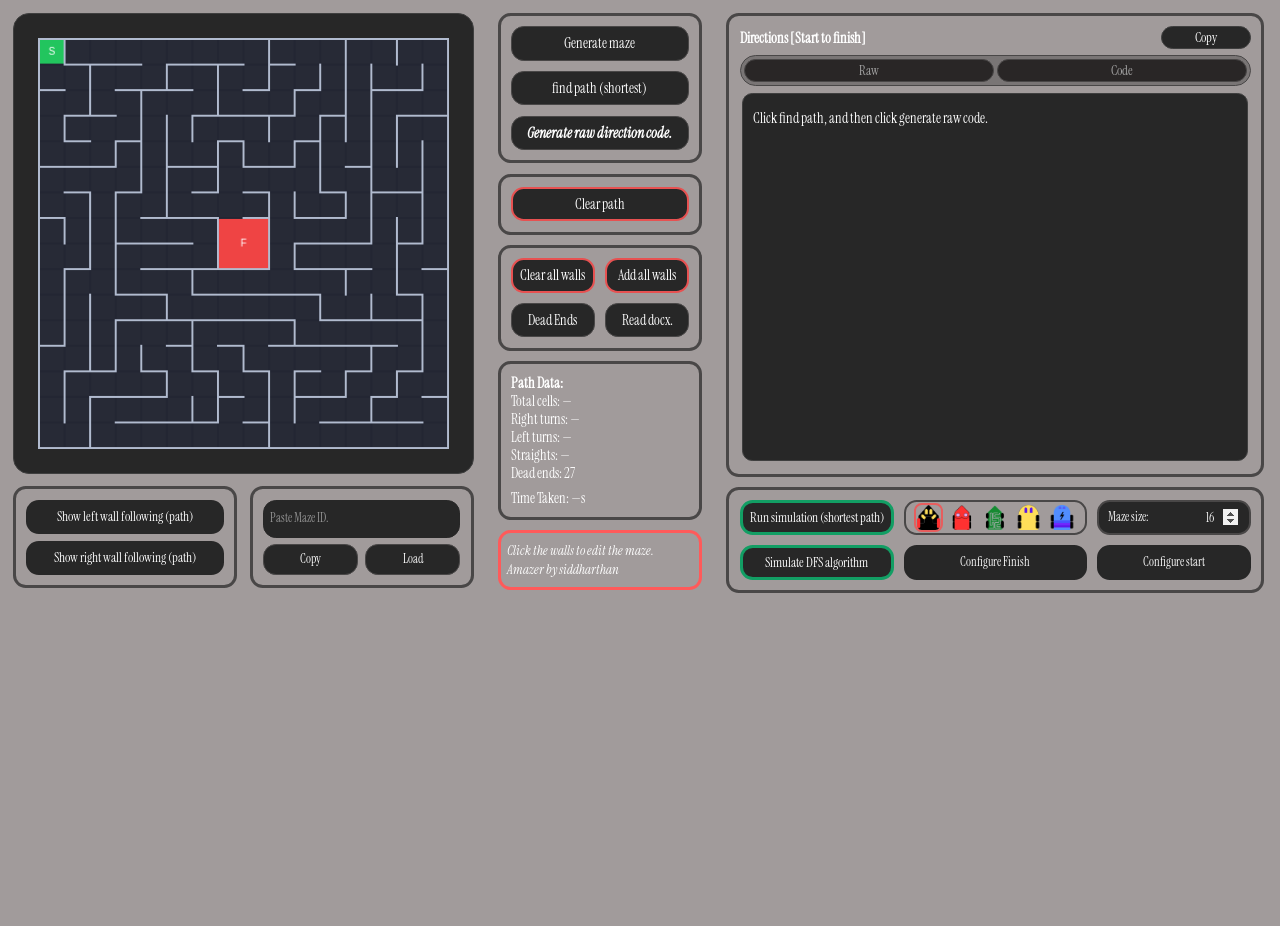
<file: index.html>
<html>
<head>
    <title>Amazer</title>
    <link rel="preconnect" href="https://fonts.googleapis.com">
    <link rel="preconnect" href="https://fonts.gstatic.com" crossorigin>
    <link href="https://fonts.googleapis.com/css2?family=Instrument+Serif:ital@0;1&display=swap" rel="stylesheet">
    <style>
        body 
        {
            margin: 0;
            padding: 1vw;
            font-family: sans-serif;
            background: #a19b9b;
            height: 100vh;
            overflow: hidden;
            /* cursor: url(photos/cursor/cursor.cur), auto; */
        }

        .box 
        {
            width: 36vw;
            height: 36vw;
            aspect-ratio: 1;
            /* margin-left: 2rem; */
            border-radius: 16px;
            border: 1px solid #3f3f3f;
            background: #272727;
            padding: 1.5rem;
            box-sizing: border-box;
            display: flex;
            align-items: center;
            justify-content: center;
            /* cursor: crosshair; */
            color: #a1f06c;
        }

        canvas
        {
            cursor: crosshair;
        }

        .btn-group
        {
            display: flex;
            flex-direction: column;
            gap: 0.8vw;
            border: 3px solid #494747;
            border-radius: 1vw;
            padding: 0.8vw;
        }

        button 
        {
            width: 100%;
            height: 2.7vw; /* adjusted */


            margin-right: 0;
            border-radius: 1vw;
            color: rgb(255, 255, 255);
            font-size: 1.1vw;
            font-family: Instrument Serif; 
            border: 1px solid #494747;
            background: #272727;
        }

        button:hover 
        {
            cursor: pointer;
            background: #242323;
        }

        .layout 
        {
            display: flex;
            flex-direction: row;
            align-items: flex-start;
            gap: 24px;
        }

        .side 
        {
            display: flex;
            flex-direction: column;
            flex-shrink: 0;
            gap: 0.8vw;
            width: 16vw; 
        }
        .info-box
        {
            color: #ffffff;
            font-family: Instrument Serif;
            font-size: 1.1vw;
            border: 3px solid #494747;
            border-radius: 1vw;
            padding: 0.8vw;
            /* display: flex; */
            /* justify-content: space-between; */
        }
        .dir-box
        {
            color: #ffffff;
            font-family: Instrument Serif;
            font-size: 1.1vw;
            border: 3px solid #494747;
            border-radius: 1vw;
            padding: 0.8vw;
            width: 42vw;
            height: 20vw; 
            overflow-y: auto;
            display: flex;
            flex: 1;
            min-width: 0;
            flex-direction: column;
            box-sizing: border-box;
            /* max-height: 80vh; */
            align-self: flex-start;
        }

        .dir-toggle
        {
            display:flex;
            background: #30303059;
            border-radius: 20px;
            border: 1px solid #494747;
            padding: 3px;
            gap: 3px;
            margin-top: 0.5vw;
        }

        .toggle-btn
        {
            flex: 1;
            height: 1.8vw;
            font-size: 1vw;
            border-radius: 20px;
            border: 1px solid #494747;
            background:#292626;
            color: #aaaaaafb;
            cursor: pointer;
        }
        /* .toggle-btn.active
        {
            background: #353433;
            color: #ffffff;
        } */

        .dir-inner
        {
            margin: 0.5vw 0.2vw 0.2vw 0.2vw;
            border: 1px solid #3f3f3f;
            border-radius: 0.8vw;
            padding: 0.8vw;
            /* height: 26vw; */
            flex: 1;
            overflow-y: auto;
            line-height: 2;
            min-height: 27vw;
            max-height: 27vw;
            background: #272727;
        }

        .copy-btn
        {
            height: 1.8vw;
            width: 7vw;
            font-size: 1vw;
            font-family: Instrument Serif;
            border-radius: 967px;
            border: 1px solid #3f3f3f;
            background:#272727;
            color: #ffffff;
            cursor: pointer;
            margin-right:0;
        }
        .copy-btn:hover
        {
            background: #292626;
        }

        .box
        {
          width: 36vw;
          height: 36vw;
        }

        .bottom-box
        {
            width: auto;
            height: auto;
            border-radius: 1vw;
            border: 3px solid #494747;
            background: #27272700;
            color: #ffffff;
            font-family: Instrument Serif;
            font-size: 1.1vw;
            padding: 0.8vw;
            box-sizing: border-box;
            margin-left: 0;
            display: flex;
            flex-direction: column;
            flex: 1;
            gap: 0.5vw;
        }

        .mazeid-box
        {
            display: flex;
            gap: 0.2vw;
            /* flex-direction: column; */
            align-items: center;
        }

        .mazeid-buttons
        {
            display: flex;
            gap: 0.5vw;
            width: 100%;
        }
        .mazeid-buttons .mazebtn
        {
            flex: 1;
        }

        #mazeIdInput
        {
            flex: 1;
            padding: 0.5vw;
            background: #272727;
            border: 1px solid #494747;
            border-radius: 1vw;
            color: #ffffff;
            font-family: Instrument Serif;
            font-size: 0.9vw;
            box-sizing: border-box;
        }
        #mazeidinput::placeholder
        {
            color: #949494;
        }
        .mazebtn
        {
            height: 2.4vw ;
            padding: 0 0.8vw;
            background:#272727;
            border: 1px solid #494747;
            border-radius:1vw;
            color: #ffffff;
            font-size: 0.9vw;
            cursor: pointer;
            white-space: mowrap;
        }
        .mazebtn:hover
        {
            color: #cec9c9;
            background: #2b2929;
        }

        .mouseSelect
        {
           width: 100%;
           height: auto;
           min-height: 2.7vw;
           max-height: 2.7vw;
           border: 2px solid #494747;
           border-radius: 1vw;
           display: flex;
           align-items:center;
           justify-content: space-between;
           padding: 0.4vw 0.6vw;
           box-sizing: border-box;
           font-family: Instrument Serif;
           font-size: 0.9vw;
           color: white;
        }

        .mazeSizeBox
        {
            flex:1;
            height: 2.7vw;
            border: 2px solid #494747;
            border-radius: 1vw;
            display: flex;
            align-items: center;
            justify-content: space-between;
            padding: 0.4vw 0.7vw;
            box-sizing: border-box;
            font-family: Instrument Serif;
            font-size: 0.9vw;
            color: white;
            background: #272727;
        }
        #mazeSizeInput
        {
            width: 3.5vw;
            background: transparent;
            border: none;
            outline: none;
            color: #ffffff;
            font-family: Instrument Serif;
            font-size: 1vw;
            text-align: center;
            caret-color: transparent;
            pointer-events: none;
        }

        #mazeSizeInput
        {
            width: 3.5vw;
            background: transparent;
            border: none;
        }

        #mazeSizeInput::-webkit-inner-spin-button, #mazeSizeInput::-webkit-outer-spin-button
        {
            opacity: 1;
            pointer-events: all;
            cursor: pointer;
        }

        .mouse-options
        {
            display: flex;
            gap: 0.3vw;
        }

        .mouse-option
        {
            height: 2vw;
            width: 2vw;
            object-fit: contain;
            border-radius: 0.5vw;
            border: 2px solid #27272700;
            cursor: pointer;
            background: #a19b9b00;
            /* box-sizing: border-box; */
        }

        .mouse-option:hover
        {
            border: 2px solid #7c7c91;
        }
        
        .mouse-option.active
        {
             border: 2px solid #e75d5d; 
             border-radius: 0.6vw; 
            /* height: 4vw; */
            /* width: 4vw; */
            /* border-bottom: 3px solid #e75151; */
        }

    </style>
</head>

<body>
    <div class="layout">
       <div style="display: flex; flex-direction: column; gap: 1vw;">
        <div class="box">
            <canvas id="cv"></canvas>
        </div>
        <div style="display: flex; flex-direction: row; gap: 1vw;">
            <div class="bottom-box" style="flex: 1;">
                <button onclick="stopDFS = true; pathCells=[]; isanimating = false; simulateLeftwallFollowingAlgorithm()" style="width: 100%; font-size: 1vw; border: none; color: #ffffff; background:#272727; ">Show left wall following (path)</button>
                <button onclick="stopDFS = true; pathCells=[]; isanimating = false; simulateRightwallFollowingAlgorithm()" style="width: 100%; font-size: 1vw; border: none; color: #ffffff; background:#272727; ">Show right wall following (path)</button>
                <!-- <button onclick="runPathAnime()" style="width: 100%; font-size: 1vw; border: none; color: #ffffff; background:#272727; ">Run simulation (shortest path)</button> -->
            </div>
            <div class="bottom-box" style="flex: 1;">
                <input type="text" id="mazeIdInput" placeholder="Paste Maze ID." style="width: 100%; padding: 0.5vw; background: #272727; border: 1px solid #272727; border-radius: 1vw; color: #ffffff; font-family: Instrument Serif; font-size: 0.9vw; box-sizing: border-box;">
                <div style="display: flex; gap: 0.5vw; border-radius: 1vw;">
                    <button class="mazebtn" onclick="copymazeID()" style="flex: 1;">Copy</button>
                    <button class="mazebtn" onclick="loadmazeID()" style="flex: 1;">Load</button>
                </div>
            </div>
        <!-- </div> -->
       </div>
        </div>
        <div class="side">

        <div class= "btn-group">
            <button onclick="stopDFS = true; resetStats(); generate() ">Generate maze</button>
            <button onclick="stopDFS = true; leftFollowPath=[]; solve()">find path (shortest)</button>
            <button onclick="showDirections(dirMode)"><b><i>Generate raw direction code.</i></b></button>
        </div>

        <div class = "btn-group">    
            <button style="border: 2px solid #e75151" onclick="pathCells=[]; stopDFS = true; isanimating = false; animationPathind = 0; leftFollowPath= []; resetStats(); draw();">Clear path</button>
        </div>

        <div class="btn-group">  
            <div style="display:grid; grid-template-columns:1fr 1fr; gap:0.8vw;">
               <button style="width:100%; min-width:0; border: 2px solid #e75151;" onclick="stopDFS = true; clearAllWalls()">Clear all walls</button>
               <button style="width:100%; min-width:0; border: 2px solid #e75151" onclick="stopDFS = true; addAllWalls()">Add all walls</button>
               <button style="width:100%; min-width:0;" onclick="stopDFS = true; toggleDeadEnds()">Dead Ends</button>
               <button style="width:100%; min-width:0;" onclick="window.open('https://github.com/siddharthan-pradeep07/Amazer/blob/main/README.md', '_blank')">Read docx.</button>
            </div>
        </div>

            <div class="info-box">
                <B>Path Data:</B>
                <div>Total cells:<span id="sCells"> —</span></div>
                <div>Right turns:<span id="sRight"> —</span></div>
                <div>Left turns:<span id="sLeft"> —</span></div>
                <div>Straights:<span id="sStraight"> —</span></div>
                <div>Dead ends: <span id="sDeadEnds"> —</span></div>
                <div style=" padding-top: 0.5vw">Time Taken: <span id="sTime">—</span>s</div>
            </div>

        <div class="info-box" style="padding: 0.5vw; font-size: 1vw; border: 3px solid #ff5a5a;">  
            <p style="margin: 0.2vw 0;"><i>Click the walls to edit the maze.</i></p>
            <p style="margin: 0.2vw 0;"><i>Amazer by siddharthan</i></p>
        </div>

        </div>

       <div style="display: flex; flex-direction: column; gap: 0.8vw;">
           <div class="dir-box" id="dirbox">
             <div style="display:flex; justify-content:space-between; align-items:center;">
                 <b>Directions [Start to finish]</b>
                 <button class="copy-btn" onclick="copyDirections()">Copy</button>
                 <!-- <button class="copy-btn" onclick="copyDirections()">musi</button> -->
             </div>
             <div class="dir-toggle">
                <button class="toggle-btn active" id="btnRaw" onclick= "switchMode('raw')">Raw</button>
                <button class="toggle-btn" id="btnCode" onclick= "switchMode('code')">Code</button>
             </div>
             <div class="dir-inner" id="dirContent">
                Click find path, and then click generate raw code.
            </div>
           </div>

           <div class="bottom-box" style="flex: 0; width: 42vw;">
               <div style="display: grid; grid-template-columns: 1fr 1fr 1fr; gap: 0.8vw;">
                    <button onclick="runPathAnime(); stopDFS = true;" style="width: 100%; font-size: 1vw; border: 3px solid #129e64; color: #ffffff; background:#272727; height: 2.7vw; border-radius: 1vw;">Run simulation (shortest path)</button>
                    <!-- <button onclick="" style="width: 100%; font-size: 1vw; border: 2px solid #272727; color: #ffffff; background:#27272700; height: 2.7vw; border-radius: 1vw;">Maze size:</button> -->
                     <!-- <div style = "display:flex; gap:0.8;"> -->
                     <div class="mouseSelect" style="flex:1;">
                        <div class="mouse-options">
                            <img src="photos/mice_images/new/mousev3.png" class="mouse-option active" onclick="selectMouse(0)">
                            <img src="photos/mice_images/new/mousev4.png" class="mouse-option" onclick="selectMouse(1)">
                            <img src="photos/mice_images/new/mousev2.png" class="mouse-option" onclick="selectMouse(2)">
                            <img src="photos/mice_images/new/mousev1.png" class="mouse-option" onclick="selectMouse(3)">
                            <img src="photos/mice_images/new/mousev5.png" class="mouse-option" onclick="selectMouse(4)">
                        </div>
                     </div>

                     <div class="mazeSizeBox">
                        <span>Maze size:</span>
                        <input 
                           type="number"
                           id="mazeSizeInput"
                           min="4"
                           max="20"
                           value="16"
                           onkeydown="return false"
                           onwheel="this.blur()"
                           onchange="updateMazeSize(this.value)">
                    </div>
                    <button onclick="simulateBFS()" style="width: 100%; font-size: 1vw; border: 3px solid #129e64; color: #ffffff; background:#272727; height: 2.7vw; border-radius: 1vw;">Simulate DFS algorithm</button>
                    <!-- <button onclick="toggleConfigureFinishCells(); resetStats();" style="width: 100%; font-size: 1vw; border: 2px solid #272727; color: #ffffff; background:#272727; height: 2.7vw; border-radius: 1vw;" id="configFinishBtn">Configure finish cells.</button>f -->
                    <!-- <div style="display:flex; gap:0.8vw;"> -->
                        <button onclick="toggleConfigureFinishCells(); resetStats();" style="flex:1; font-size: 0.9vw; border: 2px solid #272727; color: #ffffff; background: #272727; height: 2.7vw; border-radius: 1vw;" id ="configFinishBtn">Configure Finish</button>
                        <button onclick="toggleConfigureStartCell(); resetStats();" style="flex:1; font-size: 0.9vw; border: 2px solid #272727; color: #ffffff; background:#272727; height: 2.7vw; border-radius: 1vw;" id="configStartBtn">Configure start</button>
                    <!-- </div>  -->
                </div>
            </div> 
       </div>

    </div>

    <script>
        let N = 16;
        //let N = parseInt(localStorage.getItem("mazeSize")) || 16;
        const W = 2;
        const canvassize = 416 + W;
        let CELL = Math.floor(416/N);
        let SZ = N*CELL + W;
        //const SZ = N * CELL + W;

        const cv = document.getElementById('cv');
        cv.width = SZ; cv.height = SZ;
        const ctx = cv.getContext('2d');

        function resize() 
        {
            const box = cv.parentElement;
            const style = getComputedStyle(box);
            const padX = parseFloat(style.paddingLeft) + parseFloat(style.paddingRight);
            const padY = parseFloat(style.paddingTop) + parseFloat(style.paddingBottom);
            const size = Math.min(box.clientWidth - padX, box.clientHeight - padY);
            cv.style.width = size + 'px';
            cv.style.height = size + 'px';
        }

        resize();
        window.addEventListener('resize', resize);

        let hWalls = Array.from({ length: N + 1 }, () => Array(N).fill(true));
        let vWalls = Array.from({ length: N }, () => Array(N + 1).fill(true));

        let pathCells = [];

        function solve() {
            isanimating = false;
            animationPathind = 0;
            const finish = usingCustomFinish ? finishCells : defaultFinishCells;
            const prev = Array.from({ length: N }, () => Array(N).fill(null));
            const seen = Array.from({ length: N }, () => Array(N).fill(false));
            const q = [[startCell[0], startCell[1]]];
            seen[startCell[0]][startCell[1]] = true;

            while (q.length) {
                const [r, c] = q.shift();
                if (finish.has(r * N + c)) {
                    const path = [];
                    let cur = [r, c];
                    while (cur) 
                    {
                        path.unshift(cur); cur = prev[cur[0]][cur[1]];
                    }
                    pathCells = path;
                    
                    const s = analyzePathStats(path);
                    document.getElementById('sCells').textContent = path.length;
                    document.getElementById('sRight').textContent = s.right;
                    document.getElementById('sLeft').textContent = s.left;
                    document.getElementById('sStraight').textContent = s.straight;
                    time();
                    draw();
                    return;
                }
                for (const [nr, nc, open] of 
                [
                    [r - 1, c, !hWalls[r][c]],
                    [r + 1, c, !hWalls[r + 1][c]],
                    [r, c - 1, !vWalls[r][c]],
                    [r, c + 1, !vWalls[r][c + 1]],
                ]) {
                    if (nr < 0 || nr >= N || nc < 0 || nc >= N || !open || seen[nr][nc]) continue;
                    seen[nr][nc] = true; prev[nr][nc] = [r, c]; q.push([nr, nc]);
                }
            }
            pathCells = [];
            draw();
        }

            let dirMode = 'raw';

            function switchMode(mode)
            {
                dirMode = mode;
                document.getElementById('btnRaw').classList.toggle('active', mode === 'raw');
                document.getElementById('btnCode').classList.toggle('active', mode === 'code');
                showDirections(dirMode);
            }

            function showDirections(mode)
            {
                if (pathCells.length < 2)
                {
                    document.getElementById('dirContent').innerHTML = 'First click "find path (shortest)" ';
                    return;
                }
                const tm =
                {
                    N: { E: 'right', W: 'left', N: 'straight', S: 'straight' },
                    E: { S: 'right', N: 'left', E: 'straight', W: 'straight' },
                    W: { N: 'right', S: 'left', W: 'straight', E: 'straight' },
                    S: { W: 'right', E: 'left', S: 'straight', N: 'straight' },
                };

                function dir(a, b) 
                {
                    const dr = b[0]-a[0], dc = b[1]-a[1];
                    return dr<0?'N':dr>0?'S':dc>0?'E':'W';
                }
                const steps = ['straight'];
                   for (let i = 1; i < pathCells.length - 1; i++) 
                {
                   const d1 = dir(pathCells[i-1], pathCells[i]);
                   const d2 = dir(pathCells[i], pathCells[i+1]);
                   steps.push(tm[d1]?.[d2] || 'straight');
                }
                steps.push('straight');


                if(mode=== 'raw')
                {
                    const raw = steps.map((s,i) => `${i+1}. ${s}`).join('<br>');
                    document.getElementById('dirContent').innerHTML = raw;
                }
                else
                {
                    const arr = steps.map(s => `"${s}"`).join(', ');
                    const code =
                    `const char* DIRECTIONS[] = {\n  ${arr}\n};\nconst int TOTAL_STEPS = ${steps.length};\nint currentStep = 0;\nbool directionMode = true;\n//paste this snipet in your code to run the exact directions.`;            // Used claude for getting the c++ code.
                         document.getElementById('dirContent').innerHTML =
                              `<pre style="font-size:0.9vw; white-space:pre-wrap; color:#eca221;">${code}</pre>`;
                }
            }

        let leftFollowPath = [];
        let animationPathind = 0;
        let isanimating = false;
        let stopDFS = false;
        let shouldhidethemouse = false;

        let configuringFinishCells = false;
        let configuringStartCell = false;

        let finishCells = new Set();
        let usingCustomFinish = false;

        let startCell = [0,0];

        //const defaultFinishCells = new Set([[7,7],[7,8],[8,7],[8,8]].map(([r,c]) => r * N + c));
        //const mouseImage = new Image();
        //mouseImage.src = 'photos/Micro-mouse-design-amazer-removebg-preview.png';
        const mouseImages = 
        [
            'photos/mice_images/new/mousev3.png',
            'photos/mice_images/new/mousev4.png',
            'photos/mice_images/new/mousev2.png',
            'photos/mice_images/new/mousev1.png',
            'photos/mice_images/new/mousev5.png'
        ];
        let selectMouseIndex = 0;

        const mouseImage = new Image();
        mouseImage.src = mouseImages[selectMouseIndex];

        function getDefaultFinishCells()
        {
            const fc = Math.floor(N/2) - 1;
            const fr = Math.floor(N/2) - 1;
            return new Set([[fr,fc],[fr,fc+1],[fr+1,fc],[fr+1,fc+1]].map(([r,c]) => r * N + c));  
        }
        let defaultFinishCells = getDefaultFinishCells();

        function selectMouse(index)
        {
            selectMouseIndex = index;
            mouseImage.src = mouseImages[index];

            document.querySelectorAll('.mouse-option').forEach((el, i) =>
            {
                el.classList.toggle('active', i === index);
            });
        }

        function runPathAnime()
        {
            pathCells = [];
            animationPathind = 0;
            isanimating = false;
            leftFollowPath = [];
            solve();

            if (pathCells.length < 2) return;

            isanimating = true;
            animationPathind = 0;
            const animeSpeed = 40;

            function animateStep()
            {
                if(animationPathind < pathCells.length)
                {
                    animationPathind++;
                    draw();
                    setTimeout(animateStep, animeSpeed);
                }
                else
                {
                    isanimating = false;
                }
            }
            animateStep();
        }

        function simulateLeftwallFollowingAlgorithm() //scariest function.
        {
            leftFollowPath = [];
            let r = startCell[0], c = startCell[1];
            let facing = 'E'; 
            const visited = new Set();
            visited.add(`${r},${c}`);
            leftFollowPath.push([r,c]);

            const dirs = {E: [0,1], S:[1,0], W:[0,-1], N:[-1,0]};
            const left = {E:'N', N:'W', W:'S', S:'E'};     // used claude
            const right = {E:'S', S:'W', W:'N', N:'E'};    // ^^^^^
            const turnAround = {E:'W', W:'E', N:'S', S:'N'};

            //finish area config
            const finisharea = finishCells.size > 0 ? finishCells : defaultFinishCells;

            for (let i = 0; i < 10000; i++)
            {
                if(finisharea.has(r * N +c))
                {
                    leftFollowPath.push([r,c]);
                    draw();
                    return;
                }

                const tryDirs = 
                [
                    left[facing],
                    facing, 
                    right[facing],
                    turnAround[facing]                  
                ];
                let found = false;
                for(const nextFace of tryDirs)
                {
                    const [dr, dc] = dirs[nextFace];
                    const nr = r + dr, nc = c + dc;

                   if (nr < 0 || nr >= N || nc < 0 || nc >= N) continue;
                   if(canMove(r,c,nr,nc)===false) continue;
            
                       r = nr;
                       c = nc;
                       //leftFollowPath.push([r,c]);
                       facing = nextFace;

                    //    if (!visited.has(`${r},${c}`))
                    //    {
                    //       visited.add(`${r},${c}`);
                    //       leftFollowPath.push([r,c]);
                    //    }
                    //    else if (r===0 && c === 0)
                    //    {
                    //         draw();
                    //         return;
                    //    }                       
                       leftFollowPath.push([r,c]);
                       found = true;
                       break;
                }  
                if(!found) break; 
            }
            draw();
        }   
        
        function simulateRightwallFollowingAlgorithm()
        {
            leftFollowPath=[];
            isanimating = false;
            animationPathind = 0;
            let r = startCell[0], c = startCell[1];
            let facing = 'E';
            const visited = new Set();
            visited.add(`${r},${c}`);
            leftFollowPath.push([r,c]);

            const dirs = {E: [0,1], S:[1,0], W:[0,-1], N:[-1,0]};
            const left = {E:'N', N:'W', W:'S', S:'E'};
            const right = {E:'S', S:'W', W:'N', N:'E'};
            const turnAround = {E:'W', W:'E', N:'S', S:'N'};

            const finisharea = finishCells.size > 0 ? finishCells : defaultFinishCells;

            for (let i = 0; i < 10000; i++)
            {
                if(finisharea.has(r * N +c))
                {
                    leftFollowPath.push([r,c]);
                    draw();
                    return;
                }

                const tryDirs = 
                [
                    right[facing],    // Changed to right first
                    facing, 
                    left[facing],     // Changed to left second
                    turnAround[facing]                  
                ];
                let found = false;
                for(const nextFace of tryDirs)
                {
                    const[dr,dc] = dirs[nextFace];
                    const nr =r + dr, nc = c + dc;

                    if(nr < 0 || nr >= N || nc < 0 || nc >= N) continue;
                    if(canMove(r,c,nr,nc) === false) continue;

                    r = nr;
                    c = nc;
                    facing = nextFace;
                    leftFollowPath.push([r,c]);
                    found = true;
                    break;
                }
                if(!found) break;
            } 
            draw();   
        }
    
        

        function canMove(r1,c1,r2,c2)
        {
            if (r2 < r1) return !hWalls[r1][c1];
            if (r2 > r1) return !hWalls[r1+1][c1];
            if (c2 < c1) return !vWalls[r1][c1];
            if (c2 > c1) return !vWalls[r1][c1+1];
            return false;
        }

        function simulateBFS()
        {
            stopDFS = false;
            pathCells = [];
            leftFollowPath = [];
            isanimating = false;
            animationPathind= 0;

            const finish = usingCustomFinish ? finishCells : defaultFinishCells;
            const visited = Array.from({ length: N}, () => Array(N).fill(false));
            //const parent = Array.from({ length: N}, () => Array(N).fill(null));

            const stack = [startCell];
            visited[startCell[0]][startCell[1]] = true;
            leftFollowPath.push([startCell[0], startCell[1]]);

            let paused = false;

            function DFSstep()
            {
                if(!stack.length || stopDFS)
                {
                    stopDFS = false;
                    draw();
                    return;
                }

                const [r,c] = stack[stack.length - 1];

                if(finish.has(r*N + c))
                {
                    shouldhidethemouse = true;
                    draw();
                    setTimeout(() =>
                    {
                        //leftFollowPath = [];
                        shouldhidethemouse = false;
                        draw();
                    }, 2000);
                    return;
                }
                let found = false;
                for(const [nr,nc,open] of
                [
                    [r - 1, c, !hWalls[r][c]],
                    [r + 1, c, !hWalls[r + 1][c]],
                    [r, c- 1, !vWalls[r][c]],
                    [r, c+ 1, !vWalls[r][c + 1]],
                ])
                {
                    if (nr < 0 || nr >= N || nc < 0 || nc >= N || !open || visited[nr][nc]) continue;
                    visited[nr][nc] = true;
                    leftFollowPath.push([nr, nc]);
                    stack.push([nr,nc]);
                    found = true;
                    break;
                }
                if(!found)
                {
                    stack.pop();
                    if(leftFollowPath.length > 1) leftFollowPath.pop();
                }

                // for(const [nr,nc,open] of 
                // [
                //     [r - 1, c, !hWalls[r][c]],
                //     [r + 1, c, !hWalls[r + 1][c]],
                //     [r, c- 1, !vWalls[r][c]],
                //     [r, c+ 1, !vWalls[r][c + 1]],
                // ])
                // {
                //  if (nr < 0 || nr >= N || nc < 0 || nc >= N || !open || visited[nr][nc]) continue;
                //  visited[nr][nc] = true;
                //  //parent[nr][nc] = [r, c];
                //  leftFollowPath.push([nr, nc]);
                //  stack.push([nr,nc]);
                // }
                draw();
                setTimeout(DFSstep, 160);
            }
          DFSstep();
        }
        

        function copyDirections()
        {
            const el = document.getElementById('dirContent');
            const text = el.innerText;
            navigator.clipboard.writeText(text).then(() =>
            {
                const btn = document.querySelector('.copy-btn');
                btn.textContent = 'code copied';
                setTimeout(() => btn.textContent = 'Copy', 1500);
            });
        }

        function resetStats() 
        {
            ['sCells', 'sRight', 'sLeft', 'sStraight'].forEach(id => 
            {
                document.getElementById(id).textContent = '—';
            });
        }

        function draw() 
        {
            ctx.fillStyle = '#232633'; // cell side clr
            ctx.fillRect(0, 0, SZ, SZ);

            for (let r = 0; r < N; r++)
                for (let c = 0; c < N; c++) 
                {
                    ctx.fillStyle = '#272a36'; // cell clr
                    ctx.fillRect(W + c * CELL, W + r * CELL, CELL - W, CELL - W);
                }
            ctx.fillStyle = '#b1bbcf'; // wall clr
            for (let r = 0; r <= N; r++)
                for (let c = 0; c < N; c++)
                    if (hWalls[r][c]) ctx.fillRect(W + c * CELL, r * CELL, CELL - W, W);

            for (let r = 0; r < N; r++)
                for (let c = 0; c <= N; c++)
                    if (vWalls[r][c]) ctx.fillRect(c * CELL, W + r * CELL, W, CELL - W);

            for (let r = 0; r <= N; r++)
                for (let c = 0; c <= N; c++)
                    ctx.fillRect(c * CELL, r * CELL, W, W);

            //start cell label green clr
            if(!configuringFinishCells && startCell[0] >= 0 && startCell[1] >= 0)
            {
               const sr = startCell[0];
               const sc = startCell[1];

               ctx.fillStyle = '#22c55e';
               ctx.fillRect
               (
                   W + sc * CELL,
                   W + sr * CELL,
                   CELL - W,
                   CELL - W
               );

                ctx.fillStyle = '#ffffff';
                ctx.font = 'Instrument Serif';
                ctx.textAlign = 'center';
                ctx.textBaseline = 'middle';

                ctx.fillText
               (
                   'S', 
                   W + sc * CELL + (CELL - W) / 2, 
                   W + sr * CELL + (CELL - W) / 2
               );
            }

            if(configuringFinishCells)
            {

                ctx.fillStyle = 'rgba(100, 100, 255, 0.03)';
                ctx.fillRect(0,0,SZ,SZ);

                for(let r = 0; r < N; r++)
                {
                    for(let c = 0; c < N; c++)
                    {
                        const key = r * N + c;
                        if(finishCells.has(key))
                        {
                            ctx.fillStyle = '#ef4444';
                            ctx.fillRect(W + c * CELL, W + r * CELL, CELL - W, CELL - W);
                        }
                    }
                }
                ctx.fillStyle = '#ffffff';
                ctx.font = '16px Instrument Serif';
                ctx.textAlign = 'center';
                ctx.fillText('Select your finish cells', SZ / 2, 20);

                // ctx.fillStyle = '#22c55e';
                // ctx.fillRect(W, W, CELL - W, CELL - W);
                // ctx.fillStyle = '#ffffff';
                // //ctx.textBaseline = 'middle';
                // ctx.fillText('S', W + (CELL - W) / 2, W + (CELL - W) / 2);
                const sr = startCell[0];
                const sc = startCell[1];

                if(sr >= 0 && sc >= 0)
                {
                    ctx.fillStyle = '#22c55e';

                    ctx.fillRect
                    (
                        W + sc * CELL,
                        W + sr * CELL,
                        CELL - W,
                        CELL - W
                    );

                    ctx.fillStyle = '#ffffff';

                    ctx.fillText
                    (
                    'S',
                     W + sc * CELL + (CELL - W) / 2,
                     W + sr * CELL + (CELL - W) / 2
                    );
                }
                return;
            }

            const finish = usingCustomFinish ? finishCells : defaultFinishCells;

            //const finish = new Set([[7, 7], [7, 8], [8, 7], [8, 8]].map(([r, c]) => r * N + c));

            
            let minR = Infinity, maxR = -Infinity;
            let minC = Infinity, maxC = -Infinity;

            for(let key of finish)
            {
                const r = Math.floor(key /N);
                const c = key % N;
                minR = Math.min(minR, r);
                maxR = Math.max(maxR, r);
                minC = Math.min(minC, c);
                maxC = Math.max(maxC, c); 
                //ctx.fillStyle = '#ef4444';
                //ctx.fillRect(c * CELL + 1, r * CELL + 1, CELL -1, CELL -1);
            }

            ctx.fillStyle = '#ef4444';
            ctx.fillRect
            (
                minC * CELL + W,
                minR * CELL + W,
                (maxC - minC + 1) * CELL - W,
                (maxR - minR + 1) * CELL - W
            );
            //ctx.fillRect(W + 7 * CELL, W + 7 * CELL, 2 * (CELL - W) + W, 2 * (CELL - W) + W); 
            ctx.fillStyle = '#ffffff';
            ctx.font = 'Instrument Serif';
            ctx.textAlign = 'center';
            ctx.textBaseline = 'middle';
            //ctx.fillText('F', W + 7 * CELL + (CELL - W + W), W + 7 * CELL + (CELL - W + W));

            let avgR = 0; 
            let avgC = 0;
            for (let key of finish)
            {
                avgR += Math.floor(key/N);
                avgC += key % N;
            }
            avgR /= finish.size;
            avgC /= finish.size;

            ctx.fillText
            (
                'F',
                W + avgC * CELL + (CELL - W) /2,
                W + avgR * CELL + (CELL - W) /2
            );


            if (pathCells.length > 1) 
            {
                ctx.save();
                ctx.strokeStyle = '#eca221';
                ctx.lineWidth = 1.4;
                ctx.lineJoin = ctx.lineCap = 'round';
                ctx.beginPath();
                const drawlimit = isanimating ? animationPathind : pathCells.length;
                for (let i = 0; i < drawlimit; i++) {
                    const x = W + pathCells[i][1] * CELL + (CELL - W) / 2;
                    const y = W + pathCells[i][0] * CELL + (CELL - W) / 2;
                    i === 0 ? ctx.moveTo(x, y) : ctx.lineTo(x, y);
                }
                ctx.stroke();
                ctx.restore();
            }

            if(leftFollowPath.length > 1)
            {
                ctx.save();
                ctx.strokeStyle = '#a1f06c';///////
                ctx.lineWidth = 1.2;
                ctx.lineJoin = ctx.lineCap = 'round';
                ctx.setLineDash([3,3]);
                ctx.beginPath();
                for (let i = 0; i < leftFollowPath.length; i++)
                {
                    const x = W + leftFollowPath[i][1]*CELL + (CELL-W)/2;
                    const y = W + leftFollowPath[i][0]*CELL + (CELL-W)/2;
                    i ===0? ctx.moveTo(x,y) : ctx.lineTo(x,y);
                }
                ctx.stroke();
                ctx.restore();

                if(leftFollowPath.length > 0)
                {
                    const lastind = leftFollowPath.length - 1;
                    const mouseX = W + leftFollowPath[lastind][1]*CELL + (CELL-W)/2;
                    const mouseY = W + leftFollowPath[lastind][0]*CELL + (CELL-W)/2;
                    const mouseSize = CELL -2;

                    let rotation = 0;
                    if(leftFollowPath.length > 1)
                    {
                        const curr = leftFollowPath[lastind];
                        const prev = leftFollowPath[lastind - 1];
                        const dr = curr[0] - prev[0];
                        const dc = curr[1] - prev[1];

                        if(dr < 0) rotation = 0;
                        else if(dr>0) rotation = Math.PI;
                        else if(dc>0) rotation = Math.PI / 2;
                        else if(dc<0) rotation = 3 * Math.PI /2;
                    }

                    if(mouseImage.complete)
                    {
                        ctx.save();
                        ctx.translate(mouseX, mouseY);
                        ctx.rotate(rotation);
                        ctx.drawImage(mouseImage, -mouseSize/2, -mouseSize/2, mouseSize, mouseSize);
                        ctx.restore();
                    }
                    else
                    {
                       ctx.fillStyle = '#ffd000';
                       ctx.fillRect(mouseX - mouseSize/2, mouseY - mouseSize/2, mouseSize, mouseSize); 

                    }

                    // ctx.fillStyle = '#ffd000';
                    // ctx.fillRect(mouseX - mouseSize/2, mouseY - mouseSize/2, mouseSize, mouseSize);

                    // if(shouldhidethemouse && leftFollowPath.length === 0)
                    // {

                    // }

                }
            }

            if (showDeadEnds)
            {
                for(let r = 0; r < N; r++)
                {
                    for(let c = 0; c < N; c++)
                    {
                        if(isDeadEnd(r, c))
                        {
                            ctx.fillStyle = '#5b84cfb2';
                            ctx.fillRect(W + c*CELL, W + r*CELL, CELL-W, CELL-W);
                        }
                    }
                }
            }

            let deadEndCount = 0;
            for(let r = 0; r < N; r++)
               for(let c = 0; c < N; c++)
                  if (isDeadEnd(r,c)) deadEndCount++;
            document.getElementById('sDeadEnds').textContent = deadEndCount;       
        }

        function isAdjacenttoFinish(r,c)
        {
            const key = r* N + c;
            if(finishCells.has (key)) return true;

            const adjacent =
            [
                (r - 1) * N + c,
                (r + 1) * N + c,
                r * N + (c -1),
                r * N + (c + 1)
            ];

            return adjacent.some(k => finishCells.has(k));
        }

        function toggleConfigureFinishCells()
        {
            const btn = document.getElementById('configFinishBtn');

            if(configuringFinishCells)                                            //stop
            {
                configuringFinishCells = false;
                
                if(finishCells.size > 0)
                {
                    usingCustomFinish = true;

                    generate();
                    //lockCustomFinishWalls();
                }
                else
                {
                    usingCustomFinish = false;
                    finishCells = new Set(defaultFinishCells);
                }
                //document.getElementById('configFinishBtn').style.background = '#27272700';
                //document.getElementById('configFinishBtn').style.border = '2px solid #272727';
                btn.style.background = '#272727';
                btn.style.border = '2px solid #272727';
                btn.textContent = 'Configure finish cells.';
            }
            else                                                                  //start
            {
                configuringFinishCells = true;
                finishCells = new Set();
                usingCustomFinish = false;
                clearAllWalls();
                //document.getElementById('configFinishBtn').style.background = '#2b7a0f';
                //document.getElementById('configFinishBtn').style.border = '2px solid #4ade80';
                btn.style.background = '#fc444477';
                btn.style.border = '2px solid #272727';
                btn.textContent = 'Click again to implement';
            }
            draw();
        }

        function lockCustomFinishWalls()
        {
            if (finishCells.size === 0) return;

            for(let key of finishCells)
            {
                const r = Math.floor(key/N);
                const c = key % N;

                if(!finishCells.has((r-1) * N + c) && r > 0) //upper wall
                   hWalls[r][c] = true;
                else if (r > 0)
                   hWalls[r][c] = false;

                if(!finishCells.has((r+1) * N + c) && r < N -1)// lower wall
                   hWalls[r + 1][c] = true;
                else if (r < N -1)
                   hWalls[r +1][c] = false;
                
                if(!finishCells.has(r * N + (c -1)) && c > 0)//left side wall
                   vWalls[r][c] = true;
                else if(c>0)
                   vWalls[r][c] = false;
                
                if(!finishCells.has(r * N + (c + 1)) && c < N -1)//right side wall
                   vWalls[r][c +1] = true;
                else if(c < N - 1)
                   vWalls[r][c + 1] = false;        
            }
        }

        function resetFinishCells()
        {
            finishCells = new Set(defaultFinishCells);
            configuringFinishCells = false;
            document.getElementById('configFinishBtn').style.background = '#27272700';
            document.getElementById('configFinishBtn').style.border = '2px solid #272727';
            draw();
        }

        function toggleConfigureStartCell()
        {
            const btn = document.getElementById('configStartBtn');

            if(configuringStartCell)
            {
                configuringStartCell = false;

                btn.style.background = '#272727';
                btn.style.border = '2px solid #272727';
                btn.textContent = 'Configure start'

                ctx.fillStyle = '#ffffff';
                ctx.font = '16px Instrument Serif';
                ctx.textAlign = 'center';
                ctx.fillText('Select your finish cells', SZ / 2, 20);
            }
            else
            {
                configuringStartCell = true;
                configuringFinishCells = false;

                pathCells = [];
                leftFollowPath = [];
                isanimating = false;
                animationPathind = 0;

                clearAllWalls();
                startCell = [-1, -1]

                btn.style.background = '#22c55e55';
                btn.style.border = '2px solid #272727';
                btn.textContent = 'Click a cell';
            }
            draw();
        }

        function clearAllWalls() 
        {
            for (let r = 0; r <= N; r++)
                for (let c = 0; c < N; c++)
                    if (r !== 0 && r !== N) hWalls[r][c] = false;

            for (let r = 0; r < N; r++)
                for (let c = 0; c <= N; c++)
                    if (c !== 0 && c !== N) vWalls[r][c] = false;


            isanimating = false;
            pathCells = [];
            leftFollowPath = [];
            animationPathind = 0;
            draw();
        }

        function addAllWalls()
        {
            for(let r = 1; r < N; r++)
               for(let c =0; c < N; c++)
                  hWalls[r][c] = true;

            for(let r = 0; r < N; r++)
               for(let c = 1; c < N; c++)
                  vWalls[r][c] = true; 
            
            isanimating = false;
            pathCells = [];
            leftFollowPath = [];
            animationPathind = 0;      
            draw();      
        }

        function updateMazeSize(value)  //claude
        {
            value = parseInt(value);

            if(isNaN(value)) return;
            stopDFS = true;
            if(value < 4) value = 4;
            if(value > 20) value = 20;
            document.getElementById('mazeSizeInput').value = value;
            N = value;
            CELL = Math.floor(416/N);
            SZ = N * CELL + W;

            cv.width = SZ;
            cv.height = SZ;
            resize();

            hWalls = Array.from({ length: N + 1 }, () => Array(N).fill(true));
            vWalls = Array.from({ length: N }, () => Array(N + 1).fill(true));

            startCell = [0,0];
            pathCells = [];
            leftFollowPath = [];
            defaultFinishCells = getDefaultFinishCells();
            isanimating = false;
            animationPathind = 0;
            //stopDFS= false;
            configuringFinishCells = false;
            configuringStartCell = false;

            const fc = Math.floor(N / 2) -1;
            const fr = Math.floor(N / 2) -1;

            finishCells = new Set([[fr,fc],[fr,fc+1],[fr+1,fc],[fr+1,fc+1]].map(([r,c]) => r * N + c));
            usingCustomFinish = false;

            resetStats();
            generate();
            //localStorage.setItem("mazeSize", value);
            //location.reload();
        }

        function lockFinishWalls() 
        {
            // hWalls[7][7] = true; hWalls[7][8] = true;
            // hWalls[9][7] = true; hWalls[9][8] = true;
            // vWalls[7][7] = true; vWalls[7][9] = true;
            // vWalls[8][7] = true; vWalls[7][7] = true;
            // hWalls[8][7] = false; hWalls[8][8] = false;
            // vWalls[7][8] = false; vWalls[8][8] = false;
            lockCustomFinishWalls();
        }

        function getFinishedborders()
        {
            const borders = [];

            for(let key of finishCells)
            {
                const r = Math.floor(key/N);
                const c = key % N;
                
                if (r > 0 && !finishCells.has((r - 1) * N + c))
                {
                    borders.push({ type: 'h', r: r, c: c });
                }
                
                if (r < N - 1 && !finishCells.has((r + 1) * N + c))
                {
                    borders.push({ type: 'h', r: r + 1, c: c });
                }    

                if (c > 0 && !finishCells.has(r * N + (c - 1)))
                {
                    borders.push({ type: 'v', r: r, c: c });
                }    

                if (c < N - 1 && !finishCells.has(r * N + (c + 1)))
                {
                    borders.push({ type: 'v', r: r, c: c + 1 });
                }    
            }
            return borders;
        }

        function generate() 
        {
            pathCells = [];
            isanimating = false;
            leftFollowPath = [];
            animationPathind = 0;
            for (let r = 0; r <= N; r++) for (let c = 0; c < N; c++) hWalls[r][c] = true;
            for (let r = 0; r < N; r++) for (let c = 0; c < + N; c++) vWalls[r][c] = true;
            const visited = Array.from({ length: N }, () => Array(N).fill(false));
            //[[7, 7], [7, 8], [8, 7], [8, 8]].forEach(([r, c]) => visited[r][c] = true);
            const finish = usingCustomFinish ? finishCells : defaultFinishCells;

            for(let key of finish)
            {
                const r = Math.floor(key /N);
                const c = key % N;
                visited[r][c] = true;
            }
            const stack = [[startCell[0], startCell[1]]];
            visited[startCell[0]][startCell[1]] = true;
            //eftFollowPath.push([startCell[0], startCell[1]]);
            const dirs = [[0, 1], [1, 0], [0, -1], [-1, 0]];

            while (stack.length) {
                const [r, col] = stack[stack.length - 1];
                const sh = dirs.slice().sort(() => Math.random() - 0.5);
                let moved = false;
                for (const [dr, dc] of sh) {
                    const nr = r + dr, nc = col + dc;
                    if (nr >= 0 && nr < N && nc >= 0 && nc < N && !visited[nr][nc]) 
                    {
                        visited[nr][nc] = true;
                        if (dr === 0) vWalls[r][dc > 0 ? col + 1 : col] = false;
                        else hWalls[dr > 0 ? r + 1 : r][col] = false;
                        stack.push([nr, nc]);
                        moved = true; break;
                    }
                }
                if (!moved) stack.pop();
            }

            //lockFinishWalls();

            if(usingCustomFinish)
            {
                lockCustomFinishWalls();
            }
            else
            {
                lockFinishWalls();
            }

            // const borders =
            //     [
            //         { type: 'h', r: 7, c: 7 }, { type: 'h', r: 7, c: 8 },
            //         { type: 'h', r: 9, c: 7 }, { type: 'h', r: 9, c: 8 },
            //         { type: 'v', r: 7, c: 7 }, { type: 'v', r: 7, c: 9 },
            //         { type: 'v', r: 8, c: 7 }, { type: 'v', r: 8, c: 9 },
            //     ].sort(() => Math.random() - 0.5);

            // const entryWall = borders[0];

            // if (entryWall.type === 'h') hWalls[entryWall.r][entryWall.c] = false;
            // else vWalls[entryWall.r][entryWall.c] = false;

            const borders = getFinishedborders().sort(() => Math.random() - 0.5);

            if (borders.length > 0)
            {
                const entryWall = borders[0];

                if(entryWall.type === 'h')
                {
                    hWalls[entryWall.r][entryWall.c] = false;
                }
                else
                {
                    vWalls[entryWall.r][entryWall.c] = false;
                }
            }



            draw();
        }

        function analyzePathStats(path) 
        {
            const tm =
            {
                N: { E: 'right', W: 'left', N: 'straight', S: 'straight' },
                E: { S: 'right', N: 'left', E: 'straight', W: 'straight' },
                W: { N: 'right', S: 'left', W: 'straight', E: 'straight' },
                S: { W: 'right', E: 'left', S: 'straight', N: 'straight' },
            };

            function dir(a, b) 
            {
                const dr = b[0] - a[0], dc = b[1] - a[1];
                return dr < 0 ? 'N' : dr > 0 ? 'S' : dc > 0 ? 'E' : 'W';
            }
            let right = 0, left = 0, straight = 0;
            for (let i = 1; i < path.length - 1; i++) {
                const t = tm[dir(path[i - 1], path[i])]?.[dir(path[i], path[i + 1])] || 'straight';
                if (t === 'right') right++;
                else if (t === 'left') left++;
                else straight++;
            }
            return { right, left, straight };
        }

        let showDeadEnds = false;

        function toggleDeadEnds()
        {
            showDeadEnds = !showDeadEnds;
            draw();
        }

        function isDeadEnd(r, c)
        {
            if (r === startCell[0] && c === startCell[1]) return false;
            // const fc = Math.floor(N/2) - 1;
            // const fr = Math.floor(N/2) - 1;
            // if ((r === fr || r === fr+1) && (c ===fc || c === fc+1)) return false;
            const finish = usingCustomFinish ? finishCells : defaultFinishCells;
            if (finish.has(r*N+c)) return false;
            let openCount = 0;
            if (!hWalls[r][c]) openCount++;
            if (!hWalls[r+1][c]) openCount++;
            if (!vWalls[r][c]) openCount++;
            if (!vWalls[r][c+1]) openCount++;
            return openCount=== 1;
        }

        cv.addEventListener('click', e => 
        {
            const rect = cv.getBoundingClientRect();
            const mx = (e.clientX - rect.left) * (cv.width / rect.width);
            const my = (e.clientY - rect.top) * (cv.height / rect.height);
            const T = 7;

            if(configuringStartCell)
            {
                for(let r = 0; r < N; r++)
                {
                    for(let c =0; c < N; c++)
                    {
                       const cellX = W + c * CELL + (CELL-W)/2;
                       const cellY = W + r * CELL + (CELL-W)/2;
                       const cellSize = (CELL-W)/2;

                       if(mx >= cellX - cellSize && mx <= cellX + cellSize && my >= cellY - cellSize && my <= cellY + cellSize)
                       {
                        startCell = [r,c];

                        configuringStartCell = false;

                        const btn = document.getElementById('configStartBtn');

                        btn.style.background = '#272727';
                        btn.style.border = '2px solid #272727';
                        btn.textContent = 'Configure start'

                        // draw();
                        generate();
                        return;
                       }
                    }
                }
            }

            if(configuringFinishCells)
            {
                for(let r = 0; r < N; r++)
                {
                    for(let c = 0; c < N; c++)
                    {
                        const cellX = W + c * CELL + (CELL-W)/2;
                        const cellY = W + r * CELL + (CELL -W)/2;
                        const cellSize = (CELL -W) /2;     

                        if(mx >= cellX - cellSize && mx <= cellX + cellSize && my >= cellY - cellSize && my <= cellY + cellSize)
                        {
                          const key = r * N + c;

                          if(finishCells.size === 0 || isAdjacenttoFinish(r,c))
                          {
                            if(finishCells.has(key))
                            {
                                finishCells.delete(key);
                            }
                            else
                            {
                                finishCells.add(key);
                            }
                            draw();
                          }
                          return;
                        }
                    }
                }
                return;
            }

            for (let r = 1; r < N; r++)
                for (let c = 0; c < N; c++) 
                {
                    const wx = W + c * CELL, wy = r * CELL;
                    if (mx >= wx - T && mx <= wx + (CELL - W) + T && my >= wy - T && my <= wy + W + T) 
                    {
                        hWalls[r][c] = !hWalls[r][c]; 
                        pathCells = [];
                        isanimating = false;
                        animationPathind = 0;
                        draw(); return;
                    }
                }

            for (let r = 0; r < N; r++)
                for (let c = 1; c < N; c++) 
                {
                    const wx = c * CELL, wy = W + r * CELL;
                    if (mx >= wx - T && mx <= wx + W + T && my >= wy - T && my <= wy + (CELL - W) + T) 
                    {
                        vWalls[r][c] = !vWalls[r][c];
                        pathCells = [];
                        isanimating = false; 
                        animationPathind = 0;
                        draw(); return;
                    }
                }
        });
        
        function gettingMazestate()
        {
            let state = '';

            for (let r = 0; r <= N; r++)
            {
                for(let c = 0; c < N; c++)
                {
                    state += hWalls[r][c] ? '1':'0';
                }
            }
            for (let r = 0; r < N; r++)
            {
                for(let c = 0; c <= N; c++)
                {
                    state += vWalls[r][c] ? '1':'0';
                }
            }

            state += '|';
            state += Array.from(finishCells).join(',');
            state += '|' + N;

            return btoa(state);
        }

        function loadingMazestate(encoded)
        {
            try
            {
                const decoded = atob(encoded);
                const [state, finishPart, sizePart] = decoded.split('|');

                if(sizePart)
                {
                    const loadedN = parseInt(sizePart);
                    if(!isNaN(loadedN) && loadedN !== N)
                    {
                        N = loadedN;
                        CELL = Math.floor(416/N);
                        SZ = N * CELL + W;
                        cv.width = SZ;
                        cv.height = SZ;
                        resize();
                        hWalls = Array.from({ length: N + 1}, () => Array(N).fill(true));
                        vWalls = Array.from({ length: N}, () => Array(N + 1).fill(true));
                        defaultFinishCells = getDefaultFinishCells();
                        document.getElementById('mazeSizeInput').value = N;
                    }
                }

                let idx = 0;

                for (let r = 0; r <= N; r++)
                {
                   for(let c = 0; c < N; c++)
                   {
                       hWalls[r][c] = state[idx++] === '1';
                   }
                }
                for (let r = 0; r < N; r++)
                {
                   for(let c = 0; c <= N; c++)
                   {
                       vWalls[r][c] = state[idx++] === '1';
                   }
                }

                if(finishPart)
                {
                    finishCells = new Set
                    (
                        finishPart.split(',').map(x => parseInt(x))
                    );
                    usingCustomFinish = true;
                }
                else
                {
                    finishCells = new Set(defaultFinishCells);
                    usingCustomFinish = false;
                }

                // if(usingCustomFinish)
                // {
                //     lockCustomFinishWalls();
                // }

                // else
                // {
                //     lockFinishWalls();
                // }

                pathCells = [];
                leftFollowPath = [];
                isanimating = false;
                animationPathind= 0;
                //lockFinishWalls();
                draw();
                return true;
            }
            catch (e)
            {
                alert('Invalid maze ID.')
                return false;
            }
        }

        function copymazeID()
        {
            const mazeID = gettingMazestate();
            // const input = document.getElementById('mazeIdInput');
            // input.value = mazeID;
            // input.select();
            navigator.clipboard.writeText(mazeID).then(() =>
            {
               const btn = event.target;
               const originaltext = btn.textContent;
               btn.textContent = 'ID Copied';
               setTimeout(() => btn.textContent = originaltext, 1500)      
            });
        }
        function loadmazeID()
        {
            const input = document.getElementById('mazeIdInput');
            const mazeID = input.value.trim();

            if(!mazeID)
            {
                alert('Please enter a Maze ID.')
            }

            if(loadingMazestate(mazeID))
            {
                const btn = event.target;
                const originaltext = btn.textContent;
                btn.textContent = 'ID Loaded';
                setTimeout(() => btn.textContent = originaltext, 1500)
            }
        }
        function time()
        {
            if (pathCells.length < 2) return;
            const celltraveltime = 1.5;
            const totaltime = (pathCells.length - 1) * celltraveltime;
            document.getElementById('sTime').textContent = totaltime.toFixed(2);
        }
        // maze id [base64]

        document.getElementById('mazeSizeInput').value = N;
        finishCells = new Set(defaultFinishCells);
        usingCustomFinish = false;
        generate();
    </script>
</body>
</html>
</file>
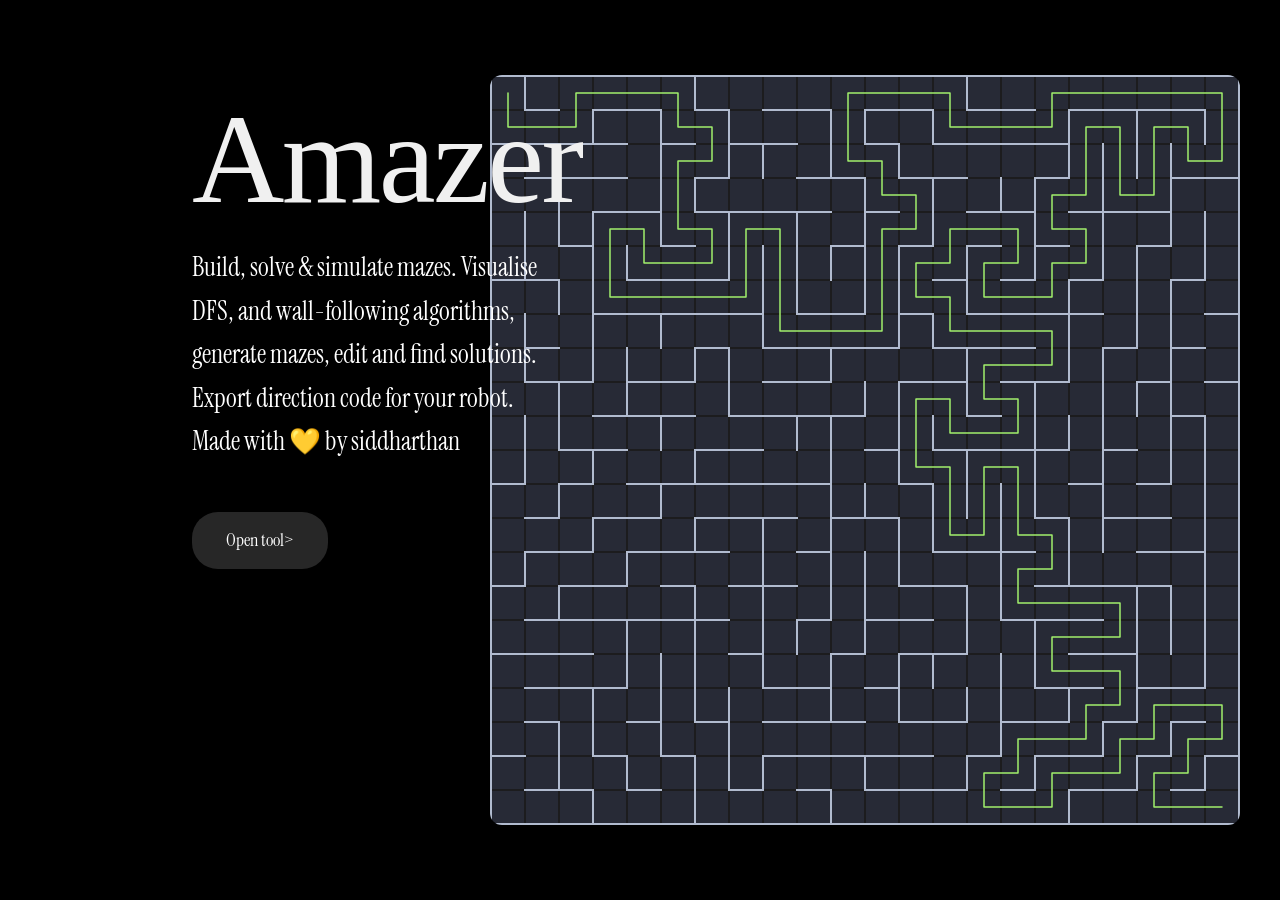
<file: src/pages/home.html>
<!DOCTYPE html>
<html lang="en">
<head>
    <meta charset="UTF-8">
    <meta name="viewport" content="width=device-width, initial-scale=1.0">
    <title>Amazer</title>
    <link rel="preconnect" href="https://fonts.googleapis.com">
    <link rel="preconnect" href="https://fonts.gstatic.com" crossorigin>
    <link href="https://fonts.googleapis.com/css2?family=Instrument+Serif:ital@0;1&family=DM+Mono:wght@300;400&display=swap" rel="stylesheet">
    <link rel="stylesheet" href="../../src/css/home.css">
</head>
<body>
    <div class="bg-layer" id="bgLayer"></div>
    <div class="content">
        <h1>Amazer</h1>
        <p class="sub">Build, solve & simulate mazes. Visualise DFS, and wall-following algorithms, <br>generate mazes, edit and find solutions. Export direction code for your robot.<br>Made with 💛 by siddharthan</p>
        <a href="../../index.html" target="_blank" class="cta">
            Open tool>
        </a>
    </div>
    <script src="../../src/JS/home.js"></script>
</body>
</html>
</file>
<file: src/css/home.css>
body 
{
    margin: 0;
    padding: 8vw;
    background: #000000;
    height: 100vh;
    overflow: hidden;
}            

.maze-canvas 
{
    position: absolute;
    top: 50%;
    transform: translateY(-50%);
    right: 40px;
    left: auto !important;
    border-radius: 12px;
}

*, *::before, *::after 
{
    box-sizing: border-box;
    margin: 0;
    padding: 0;
}

.content 
{
    position: relative;
    z-index: 2;
    padding: 0 7vw;
    max-width: 680px;
}

h1 
{
    font-size: clamp(6.8rem, 10vw, 9.5rem);
    font-weight: 400;
    line-height: 0.9;
    letter-spacing: -0.02em;
    margin-bottom: 1.8rem;
    color: #f0f0f0;
}

.sub 
{
    font-family: 'Instrument Serif', serif;
    font-size: 1.6rem;
    font-weight: 300;
    color: #ffffff;
    line-height: 1.7;
    max-width: 380px;
    margin-bottom: 3rem;
}

.cta 
{
    display: inline-flex;
    align-items: center;
    gap: 0.9rem;
    padding: 0.9rem 2rem;
    border: 2px solid transparent;
    border-radius: 26px;
    color: #ffffff;
    text-decoration: none;
    font-family: 'Instrument Serif', serif;
    font-size: 1.15rem;
    background: #272727;
    transition: border-color 0.2s, color 0.2s, background 0.2s, box-shadow 0.2s;
    cursor: pointer;
}

.cta:hover 
{
    background: #414141;
}
</file>
